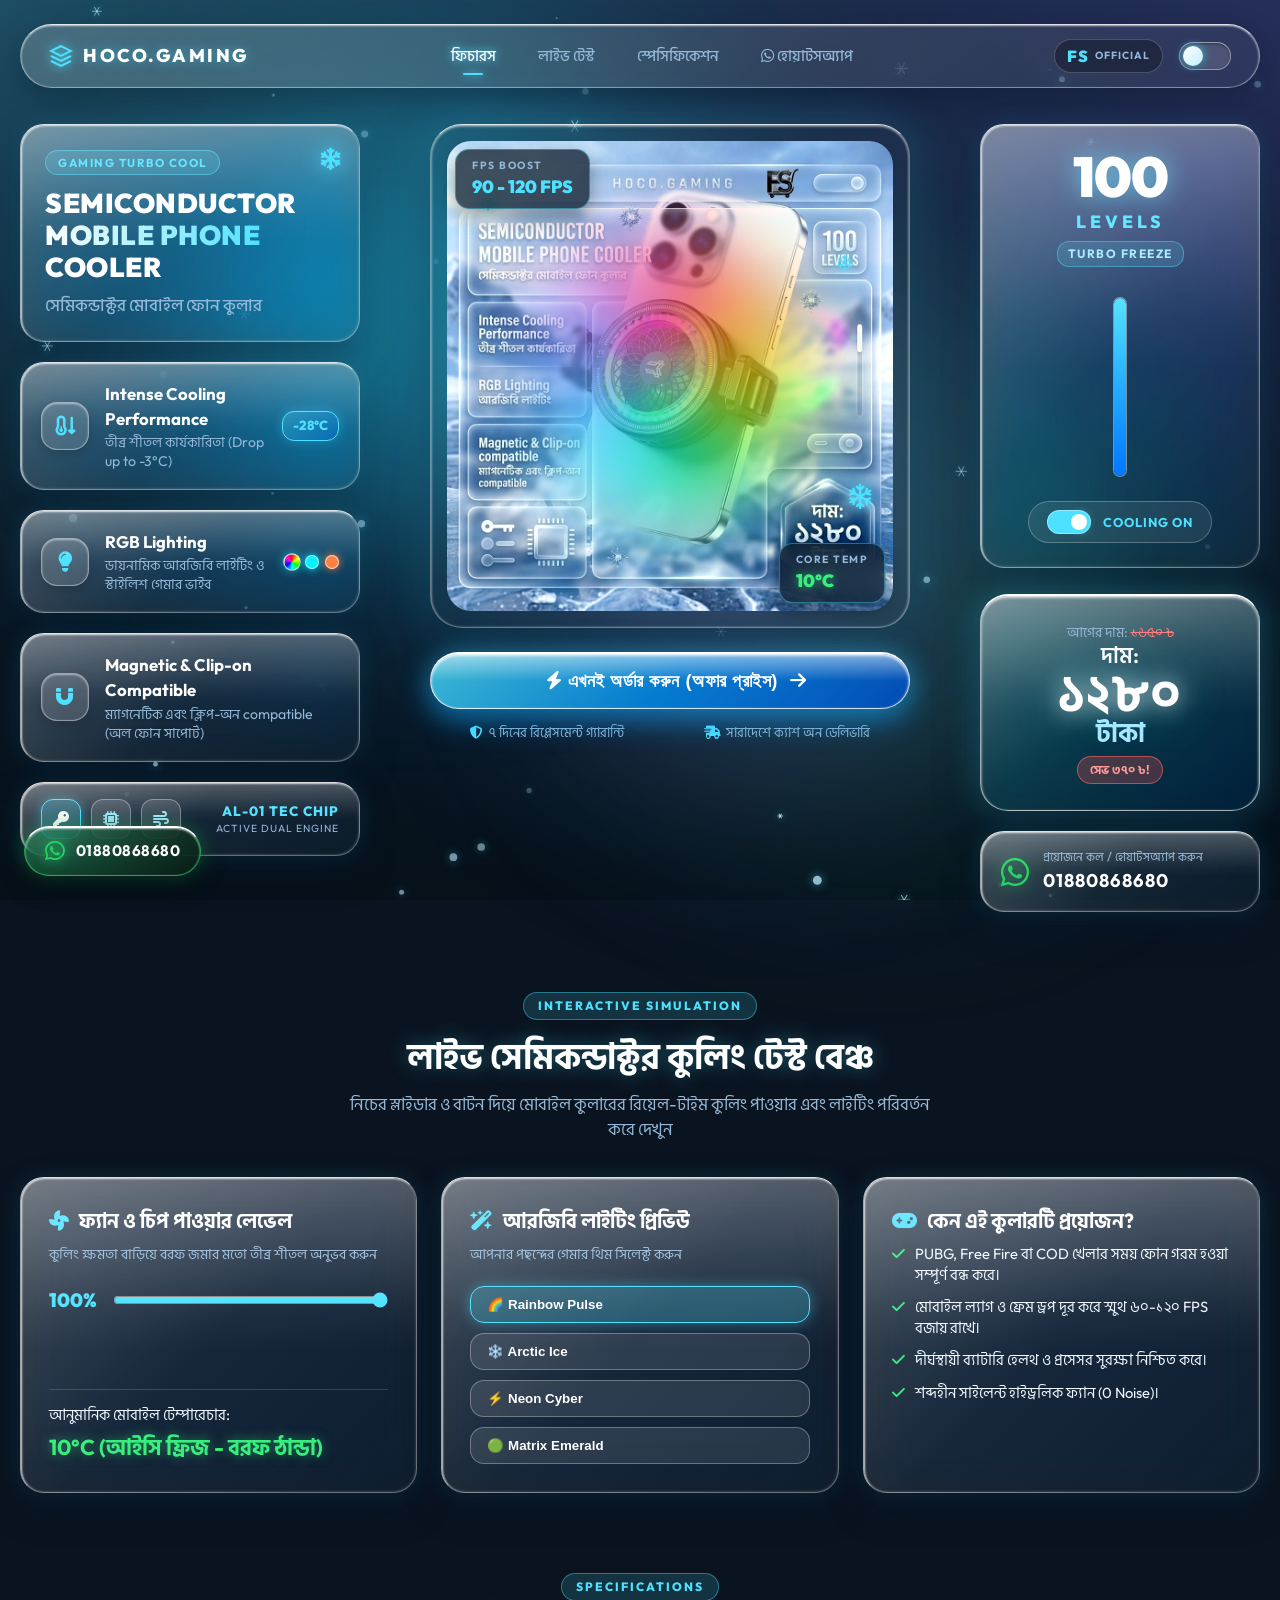
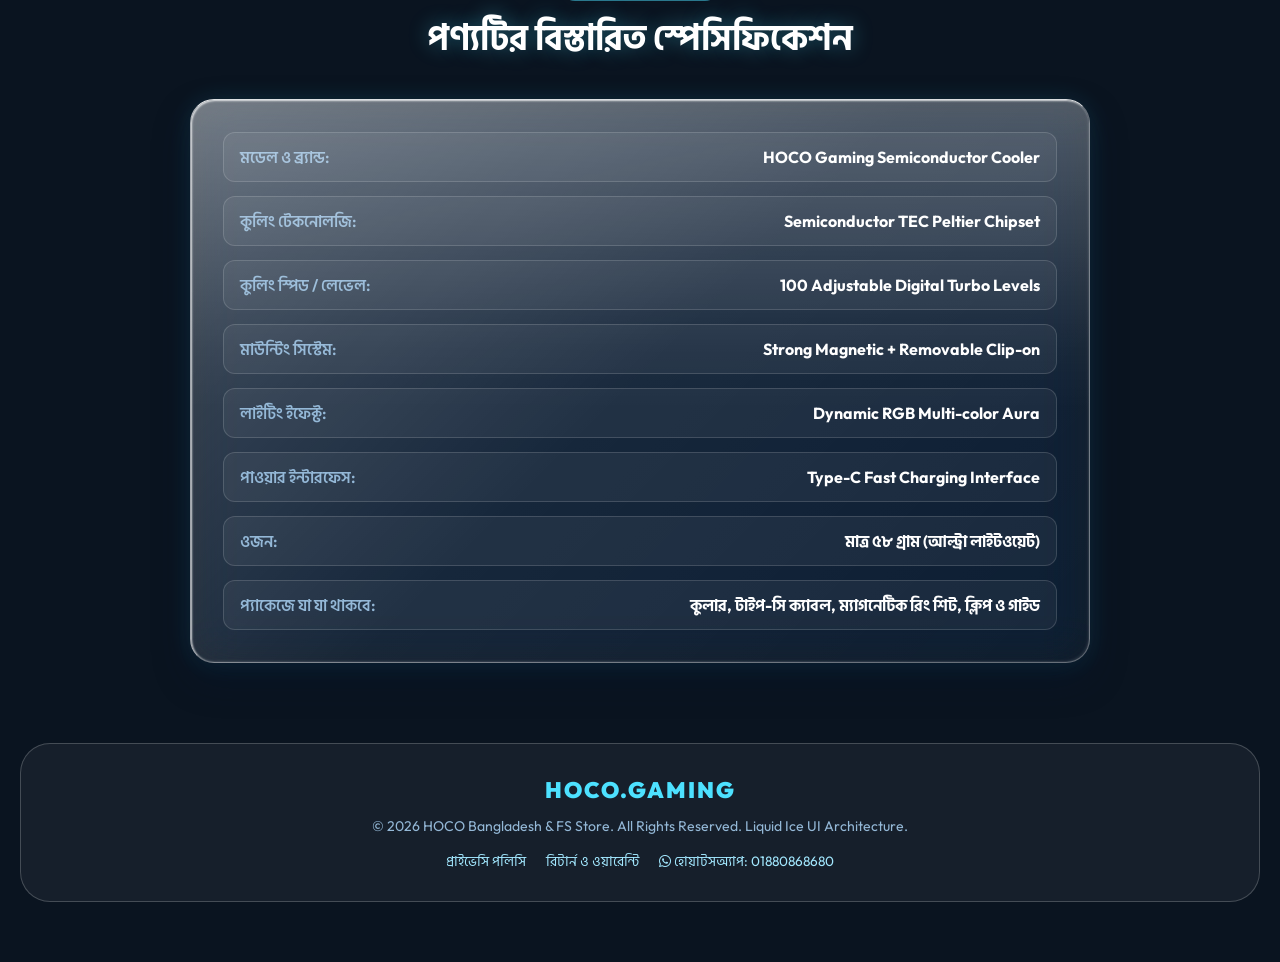
<file: index.html>
<!DOCTYPE html>
<html lang="bn">
<head>
  <meta charset="UTF-8">
  <meta name="viewport" content="width=device-width, initial-scale=1.0">
  <title>HOCO Semiconductor Mobile Phone Cooler | Liquid Glass Edition</title>
  <link rel="preconnect" href="https://fonts.googleapis.com">
  <link rel="preconnect" href="https://fonts.gstatic.com" crossorigin>
  <link href="https://fonts.googleapis.com/css2?family=Hind+Siliguri:wght@400;500;600;700&family=Outfit:wght@300;400;600;700;800;900&display=swap" rel="stylesheet">
  <link rel="stylesheet" href="https://cdnjs.cloudflare.com/ajax/libs/font-awesome/6.5.0/css/all.min.css">
  <link rel="stylesheet" href="styles.css">
</head>
<body>

  <!-- Ambient Animated Frozen Canvas -->
  <canvas id="frost-canvas"></canvas>

  <!-- Ambient Light Orbs for Liquid Glass Refraction -->
  <div class="ambient-glow glow-cyan"></div>
  <div class="ambient-glow glow-blue"></div>
  <div class="ambient-glow glow-purple"></div>

  <!-- Main Container -->
  <div class="site-wrapper">

    <!-- Top Navigation Bar (Liquid Glass Pill) -->
    <header class="glass-header">
      <div class="brand-left">
        <div class="brand-badge">
          <svg viewBox="0 0 24 24" width="24" height="24" stroke="currentColor" fill="none" stroke-width="2">
            <path d="M12 2L2 7l10 5 10-5-10-5zM2 17l10 5 10-5M2 12l10 5 10-5"/>
          </svg>
          <span class="brand-name">HOCO.GAMING</span>
        </div>
      </div>

      <nav class="nav-links">
        <a href="#features" class="active">ফিচারস</a>
        <a href="#cooling-demo">লাইভ টেস্ট</a>
        <a href="#specs">স্পেসিফিকেশন</a>
        <a href="https://wa.me/8801880868680?text=Hello%20HOCO%20Semiconductor%20Cooler" target="_blank"><i class="fa-brands fa-whatsapp"></i> হোয়াটসঅ্যাপ</a>
      </nav>

      <div class="brand-right">
        <div class="store-badge">
          <span class="fs-logo">FS</span>
          <span class="fs-sub">OFFICIAL</span>
        </div>
        <!-- Liquid Switch -->
        <label class="liquid-switch" title="টগল সাউন্ড / এফেক্ট">
          <input type="checkbox" id="ambient-audio-toggle">
          <span class="liquid-slider"></span>
        </label>
      </div>
    </header>

    <!-- Hero Showcase Section -->
    <main class="hero-section">
      <div class="hero-grid">
        
        <!-- Left Column: Liquid Glass Feature Cards -->
        <div class="feature-column left-column">

          <!-- Card 1: Title & Bengali Subtitle -->
          <div class="liquid-card glow-card hero-title-card" data-tilt>
            <div class="card-refraction"></div>
            <div class="card-snow-badge">
              <i class="fa-solid fa-snowflake fa-spin-pulse" style="--fa-animation-duration: 8s;"></i>
            </div>
            <span class="tag-pill">GAMING TURBO COOL</span>
            <h1 class="main-title">SEMICONDUCTOR<br><span class="highlight">MOBILE PHONE</span> COOLER</h1>
            <p class="bn-subtitle">সেমিকন্ডাক্টর মোবাইল ফোন কুলার</p>
          </div>

          <!-- Card 2: Cooling Performance -->
          <div class="liquid-card spec-card" data-tilt>
            <div class="card-refraction"></div>
            <div class="spec-icon-box">
              <i class="fa-solid fa-temperature-arrow-down"></i>
            </div>
            <div class="spec-content">
              <h3>Intense Cooling Performance</h3>
              <p class="bn-text">তীব্র শীতল কার্যকারিতা (Drop up to -3°C)</p>
            </div>
            <div class="live-temp-badge" id="temp-drop-display">-28°C</div>
          </div>

          <!-- Card 3: RGB Lighting -->
          <div class="liquid-card spec-card" data-tilt>
            <div class="card-refraction"></div>
            <div class="spec-icon-box rgb-animated-border">
              <i class="fa-solid fa-lightbulb"></i>
            </div>
            <div class="spec-content">
              <h3>RGB Lighting</h3>
              <p class="bn-text">ডায়নামিক আরজিবি লাইটিং ও স্টাইলিশ গেমার ভাইব</p>
            </div>
            <div class="rgb-color-dots">
              <span class="dot active" data-color="rainbow" title="Rainbow Mode"></span>
              <span class="dot" data-color="ice" title="Ice Blue"></span>
              <span class="dot" data-color="fire" title="Cyber Orange"></span>
            </div>
          </div>

          <!-- Card 4: Compatibility -->
          <div class="liquid-card spec-card" data-tilt>
            <div class="card-refraction"></div>
            <div class="spec-icon-box">
              <i class="fa-solid fa-magnet"></i>
            </div>
            <div class="spec-content">
              <h3>Magnetic &amp; Clip-on Compatible</h3>
              <p class="bn-text">ম্যাগনেটিক এবং ক্লিপ-অন compatible (অল ফোন সাপোর্ট)</p>
            </div>
          </div>

          <!-- Bottom Control Bar (Specs Pills) -->
          <div class="liquid-card info-tray-card" data-tilt>
            <div class="card-refraction"></div>
            <div class="mini-control-group">
              <div class="ctrl-icon-btn active" title="Instant Key Launch">
                <i class="fa-solid fa-key"></i>
              </div>
              <div class="ctrl-icon-btn" title="AI Semiconductor Chipset">
                <i class="fa-solid fa-microchip"></i>
              </div>
              <div class="ctrl-icon-btn" title="Frost Mist Turbo Mode">
                <i class="fa-solid fa-wind"></i>
              </div>
            </div>
            <div class="chip-status-text">
              <span>AL-01 TEC CHIP</span>
              <small>ACTIVE DUAL ENGINE</small>
            </div>
          </div>

        </div>

        <!-- Center Column: Futuristic Phone & RGB Cooler Display -->
        <div class="center-column">
          <div class="product-viewport" id="product-container">
            <!-- Glass ring around cooler -->
            <div class="hologram-ring"></div>
            <div class="hologram-ring-outer"></div>

            <!-- Frost overlay simulation -->
            <div class="frost-glass-plate" id="frost-plate">
              <div class="frost-texture"></div>
            </div>

            <!-- Cooler Phone Visual -->
            <div class="product-render-wrapper">
              <img src="product-cooler.jpg" alt="Semiconductor Mobile Phone Cooler" class="product-image" id="hero-img">

              <!-- Interactive Simulated RGB Ring Glow -->
              <div class="dynamic-rgb-aura" id="cooler-aura"></div>
              
              <!-- Floating Ice Crystals -->
              <div class="floating-ice-flake f1"><i class="fa-regular fa-snowflake"></i></div>
              <div class="floating-ice-flake f2"><i class="fa-regular fa-snowflake"></i></div>
              <div class="floating-ice-flake f3"><i class="fa-regular fa-snowflake"></i></div>

              <!-- Quick Live Stats HUD -->
              <div class="product-hud hud-top">
                <span class="hud-label">FPS BOOST</span>
                <span class="hud-val">90 - 120 FPS</span>
              </div>
              <div class="product-hud hud-bottom">
                <span class="hud-label">CORE TEMP</span>
                <span class="hud-val live-sensor" id="sensor-temp">12°C</span>
              </div>
            </div>

            <!-- Interactive Action Bar Under Product -->
            <div class="action-cta-container">
              <button class="liquid-btn buy-btn" id="open-order-modal">
                <span class="btn-glow"></span>
                <span class="btn-text">
                  <i class="fa-solid fa-bolt"></i> এখনই অর্ডার করুন (অফার প্রাইস)
                </span>
                <span class="btn-arrow"><i class="fa-solid fa-arrow-right"></i></span>
              </button>
              
              <div class="trust-pills">
                <span><i class="fa-solid fa-shield-halved"></i> ৭ দিনের রিপ্লেসমেন্ট গ্যারান্টি</span>
                <span><i class="fa-solid fa-truck-fast"></i> সারাদেশে ক্যাশ অন ডেলিভারি</span>
              </div>
            </div>
          </div>
        </div>

        <!-- Right Column: Interactive Levels & Hex Price Badge -->
        <div class="feature-column right-column">

          <!-- 100 Levels Cooling Control -->
          <div class="liquid-card levels-card" data-tilt>
            <div class="card-refraction"></div>
            <div class="levels-header">
              <div class="level-big-num" id="level-display">100</div>
              <div class="level-sub-title">LEVELS</div>
              <div class="level-mode-badge" id="level-mode-text">TURBO FREEZE</div>
            </div>

            <!-- Vertical Interactive Glass Slider -->
            <div class="vertical-slider-wrapper">
              <div class="vertical-slider-track">
                <div class="vertical-slider-fill" id="slider-fill"></div>
                <div class="slider-tick t1">Max</div>
                <div class="slider-tick t2">Cold</div>
                <div class="slider-tick t3">Eco</div>
              </div>
              <input type="range" min="10" max="100" value="100" orient="vertical" id="cooling-level-range" class="vertical-range-input">
            </div>

            <!-- Liquid Glass Toggle Switch -->
            <div class="cooling-toggle-box">
              <label class="liquid-switch-round">
                <input type="checkbox" id="cooler-power-switch" checked>
                <span class="liquid-slider-round"></span>
              </label>
              <span class="toggle-status" id="power-status-label">COOLING ON</span>
            </div>
          </div>

          <!-- Hexagonal Liquid Glass Price Tag -->
          <div class="hex-price-container" data-tilt>
            <div class="liquid-card hex-glass-card">
              <div class="card-refraction"></div>
              <div class="hex-inner-content">
                <span class="old-price">আগের দাম: <del>১৬৫০ ৳</del></span>
                <span class="price-label">দাম:</span>
                <span class="price-amount">১২৮০</span>
                <span class="price-currency">টাকা</span>
                <div class="save-badge">সেভ ৩৭০ ৳!</div>
              </div>
            </div>
          </div>

          <!-- Quick Support / Contact Glass Pill -->
          <a href="https://wa.me/8801880868680?text=Hello%20HOCO%20Semiconductor%20Cooler%20Order" target="_blank" rel="noopener noreferrer" class="liquid-card contact-pill-card contact-link-pill" data-tilt>
            <div class="card-refraction"></div>
            <div class="hotline-flex">
              <i class="fa-brands fa-whatsapp whatsapp-icon"></i>
              <div>
                <small>প্রয়োজনে কল / হোয়াটসঅ্যাপ করুন</small>
                <strong>01880868680</strong>
              </div>
            </div>
          </a>

        </div>

      </div>
    </main>

    <!-- Live Interactive Test Playground Section -->
    <section class="test-bench-section" id="cooling-demo">
      <div class="section-title-wrap">
        <span class="glass-mini-tag">INTERACTIVE SIMULATION</span>
        <h2>লাইভ সেমিকন্ডাক্টর কুলিং টেস্ট বেঞ্চ</h2>
        <p>নিচের স্লাইডার ও বাটন দিয়ে মোবাইল কুলারের রিয়েল-টাইম কুলিং পাওয়ার এবং লাইটিং পরিবর্তন করে দেখুন</p>
      </div>

      <div class="test-bench-grid">
        <!-- Control 1 -->
        <div class="liquid-card bench-card">
          <div class="card-refraction"></div>
          <h4><i class="fa-solid fa-fan"></i> ফ্যান ও চিপ পাওয়ার লেভেল</h4>
          <p>কুলিং ক্ষমতা বাড়িয়ে বরফ জমার মতো তীব্র শীতল অনুভব করুন</p>
          <div class="bench-slider-row">
            <span id="bench-level-val">100%</span>
            <input type="range" id="bench-speed-slider" min="10" max="100" value="100">
          </div>
          <div class="temp-readout-row">
            <span>আনুমানিক মোবাইল টেম্পারেচার:</span>
            <strong class="cold-temp-text" id="bench-temp-val">12°C (আইসি ফ্রিজ)</strong>
          </div>
        </div>

        <!-- Control 2 -->
        <div class="liquid-card bench-card">
          <div class="card-refraction"></div>
          <h4><i class="fa-solid fa-wand-magic-sparkles"></i> আরজিবি লাইটিং প্রিভিউ</h4>
          <p>আপনার পছন্দের গেমার থিম সিলেক্ট করুন</p>
          <div class="rgb-preset-buttons">
            <button class="glass-chip-btn active" data-preset="rainbow">🌈 Rainbow Pulse</button>
            <button class="glass-chip-btn" data-preset="cyan">❄️ Arctic Ice</button>
            <button class="glass-chip-btn" data-preset="purple">⚡ Neon Cyber</button>
            <button class="glass-chip-btn" data-preset="emerald">🟢 Matrix Emerald</button>
          </div>
        </div>

        <!-- Control 3 -->
        <div class="liquid-card bench-card">
          <div class="card-refraction"></div>
          <h4><i class="fa-solid fa-gamepad"></i> কেন এই কুলারটি প্রয়োজন?</h4>
          <ul class="glass-check-list">
            <li><i class="fa-solid fa-check"></i> PUBG, Free Fire বা COD খেলার সময় ফোন গরম হওয়া সম্পূর্ণ বন্ধ করে।</li>
            <li><i class="fa-solid fa-check"></i> মোবাইল ল্যাগ ও ফ্রেম ড্রপ দূর করে স্মুথ ৬০-১২০ FPS বজায় রাখে।</li>
            <li><i class="fa-solid fa-check"></i> দীর্ঘস্থায়ী ব্যাটারি হেলথ ও প্রসেসর সুরক্ষা নিশ্চিত করে।</li>
            <li><i class="fa-solid fa-check"></i> শব্দহীন সাইলেন্ট হাইড্রলিক ফ্যান (0 Noise)।</li>
          </ul>
        </div>
      </div>
    </section>

    <!-- Specifications Table in Frosted Glass -->
    <section class="specs-section" id="specs">
      <div class="section-title-wrap">
        <span class="glass-mini-tag">SPECIFICATIONS</span>
        <h2>পণ্যটির বিস্তারিত স্পেসিফিকেশন</h2>
      </div>

      <div class="liquid-card specs-table-card">
        <div class="card-refraction"></div>
        <div class="specs-table-grid">
          <div class="spec-row">
            <span class="spec-label">মডেল ও ব্র্যান্ড:</span>
            <span class="spec-value">HOCO Gaming Semiconductor Cooler</span>
          </div>
          <div class="spec-row">
            <span class="spec-label">কুলিং টেকনোলজি:</span>
            <span class="spec-value">Semiconductor TEC Peltier Chipset</span>
          </div>
          <div class="spec-row">
            <span class="spec-label">কুলিং স্পিড / লেভেল:</span>
            <span class="spec-value">100 Adjustable Digital Turbo Levels</span>
          </div>
          <div class="spec-row">
            <span class="spec-label">মাউন্টিং সিস্টেম:</span>
            <span class="spec-value">Strong Magnetic + Removable Clip-on</span>
          </div>
          <div class="spec-row">
            <span class="spec-label">লাইটিং ইফেক্ট:</span>
            <span class="spec-value">Dynamic RGB Multi-color Aura</span>
          </div>
          <div class="spec-row">
            <span class="spec-label">পাওয়ার ইন্টারফেস:</span>
            <span class="spec-value">Type-C Fast Charging Interface</span>
          </div>
          <div class="spec-row">
            <span class="spec-label">ওজন:</span>
            <span class="spec-value">মাত্র ৫৮ গ্রাম (আল্ট্রা লাইটওয়েট)</span>
          </div>
          <div class="spec-row">
            <span class="spec-label">প্যাকেজে যা যা থাকবে:</span>
            <span class="spec-value">কুলার, টাইপ-সি ক্যাবল, ম্যাগনেটিক রিং শিট, ক্লিপ ও গাইড</span>
          </div>
        </div>
      </div>
    </section>

    <!-- Footer -->
    <footer class="glass-footer">
      <div class="footer-content">
        <div class="footer-logo">HOCO.GAMING</div>
        <p>© 2026 HOCO Bangladesh & FS Store. All Rights Reserved. Liquid Ice UI Architecture.</p>
        <div class="footer-links">
          <a href="#">প্রাইভেসি পলিসি</a>
          <a href="#">রিটার্ন ও ওয়ারেন্টি</a>
          <a href="https://wa.me/8801880868680?text=Hello%20HOCO%20Semiconductor%20Cooler" target="_blank"><i class="fa-brands fa-whatsapp"></i> হোয়াটসঅ্যাপ: 01880868680</a>
        </div>
      </div>
    </footer>

  </div>

  <!-- Liquid Glass Order Modal Drawer -->
  <div class="modal-overlay" id="order-modal">
    <div class="liquid-card order-modal-content">
      <div class="card-refraction"></div>
      <button class="modal-close-btn" id="close-modal">&times;</button>
      
      <div class="modal-header">
        <span class="glass-mini-tag">CASH ON DELIVERY</span>
        <h3>অর্ডার কনফার্ম করুন</h3>
        <p>পণ্য হাতে পেয়ে চেক করে সম্পূর্ণ মূল্য পরিশোধ করুন</p>
      </div>

      <div class="order-summary-box">
        <div class="summary-thumb">
          <img src="product-cooler.jpg" alt="Cooler">
        </div>
        <div class="summary-details">
          <strong>HOCO Semiconductor Phone Cooler</strong>
          <span class="order-color-text">RGB Edition • 100 Levels Turbo</span>
          <div class="summary-pricing">
            <span class="sum-price">১২৮০ ৳</span>
            <span class="delivery-badge">+ ৬০ ৳ ডেলিভারি চার্জ</span>
          </div>
        </div>
      </div>

      <form id="checkout-form" class="checkout-form">
        <div class="form-group">
          <label for="cust-name">আপনার সম্পূর্ণ নাম *</label>
          <input type="text" id="cust-name" required placeholder="উদা: আরিফুল ইসলাম" class="glass-input">
        </div>

        <div class="form-group">
          <label for="cust-phone">সচল মোবাইল নাম্বার *</label>
          <input type="tel" id="cust-phone" required placeholder="উদা: 017XXXXXXXX" class="glass-input">
        </div>

        <div class="form-group">
          <label for="cust-city">আপনার জেলা / শহর *</label>
          <select id="cust-city" class="glass-input" required>
            <option value="dhaka">ঢাকার ভিতরে (৬০ টাকা)</option>
            <option value="outside">ঢাকার বাইরে (১২০ টাকা)</option>
          </select>
        </div>

        <div class="form-group">
          <label for="cust-address">সম্পূর্ণ ডেলিভারি ঠিকানা *</label>
          <textarea id="cust-address" rows="2" required placeholder="বাড়ি নং, রোড নং, এলাকা/উপজেলা, জেলা" class="glass-input"></textarea>
        </div>

        <div class="total-row">
          <span>সর্বমোট প্রদেয় টাকা:</span>
          <strong id="final-total">১৩৪০ ৳</strong>
        </div>

        <button type="submit" class="liquid-btn confirm-order-btn">
          <span class="btn-glow"></span>
          <span class="btn-text"><i class="fa-solid fa-circle-check"></i> অর্ডারটি নিশ্চিত করুন</span>
        </button>
      </form>
    </div>
  </div>

  <!-- Order Success Notification Toast -->
  <div class="toast-notification" id="order-toast">
    <div class="toast-card liquid-card">
      <i class="fa-solid fa-circle-check toast-icon"></i>
      <div>
        <h4>অর্ডার সফল হয়েছে!</h4>
        <p>আপনার অর্ডার তথ্য আমাদের হোয়াটসঅ্যাপে পাঠানো হচ্ছে...</p>
        <a href="#" id="toast-wa-btn" target="_blank" class="toast-wa-link">
          <i class="fa-brands fa-whatsapp"></i> হোয়াটসঅ্যাপ ওপেন করুন
        </a>
      </div>
    </div>
  </div>

  <!-- Floating Liquid Glass WhatsApp Button -->
  <a href="https://wa.me/8801880868680?text=Hello%20HOCO%20Semiconductor%20Cooler" target="_blank" rel="noopener noreferrer" class="floating-whatsapp-pill" title="WhatsApp Chat">
    <i class="fa-brands fa-whatsapp"></i>
    <span>01880868680</span>
  </a>

  <script src="app.js"></script>
</body>
</html>
</file>
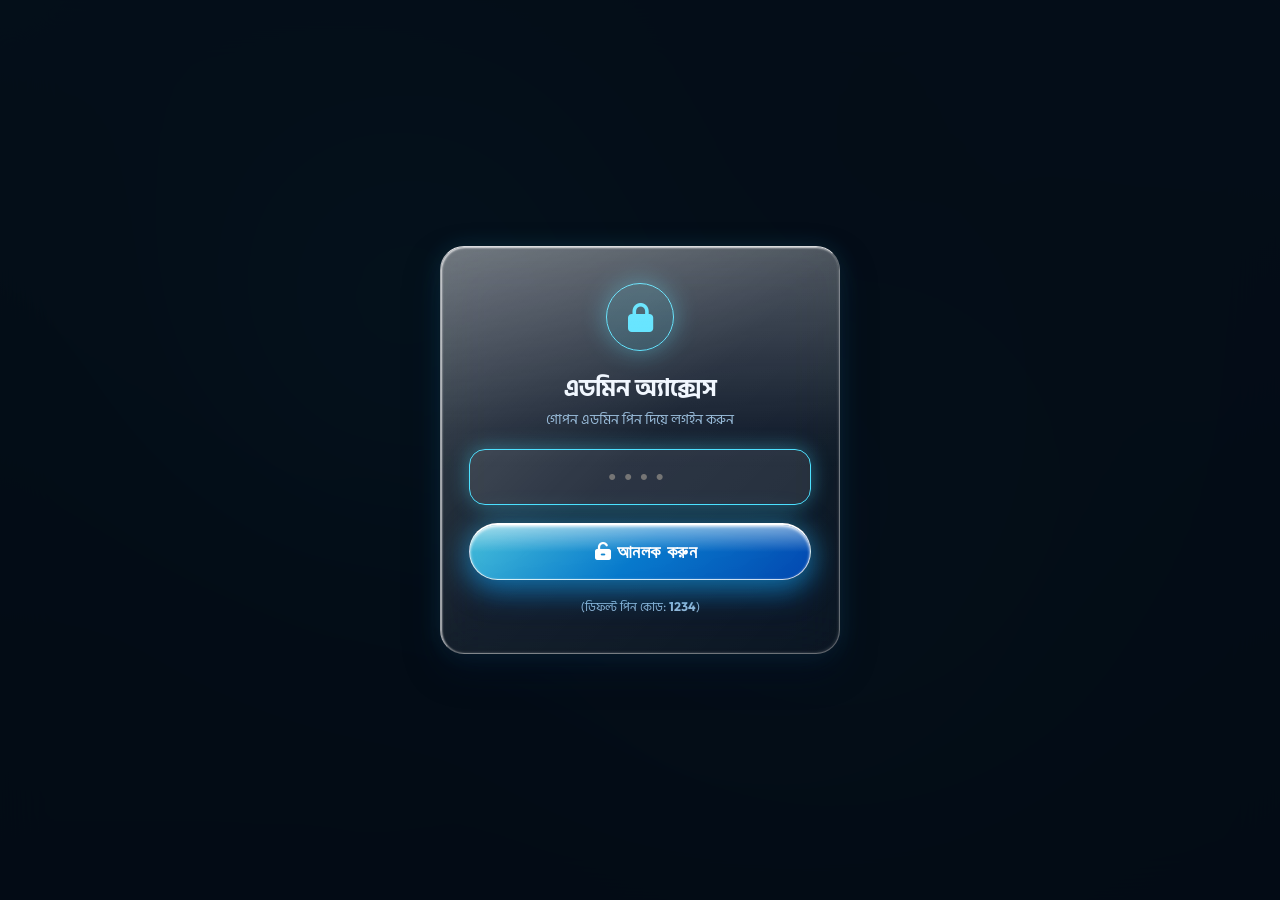
<file: admin-portal.html>
<!DOCTYPE html>
<html lang="bn">
<head>
  <meta charset="UTF-8">
  <meta name="viewport" content="width=device-width, initial-scale=1.0">
  <title>HOCO Secret Admin Control Panel</title>
  <!-- Prevent search engines from indexing the secret admin panel -->
  <meta name="robots" content="noindex, nofollow, noarchive, nosnippet">
  <link rel="preconnect" href="https://fonts.googleapis.com">
  <link rel="preconnect" href="https://fonts.gstatic.com" crossorigin>
  <link href="https://fonts.googleapis.com/css2?family=Hind+Siliguri:wght@400;500;600;700&family=Outfit:wght@300;400;600;700;800;900&display=swap" rel="stylesheet">
  <link rel="stylesheet" href="https://cdnjs.cloudflare.com/ajax/libs/font-awesome/6.5.0/css/all.min.css">
  <link rel="stylesheet" href="styles.css">
  <style>
    /* ===================================================================
       ADMIN PORTAL LIQUID GLASS SPECIFIC STYLES
       =================================================================== */
    .admin-wrapper {
      max-width: 1400px;
      margin: 0 auto;
      padding: 24px 20px 80px;
      position: relative;
      z-index: 2;
    }

    /* Admin Navigation */
    .admin-header {
      display: flex;
      align-items: center;
      justify-content: space-between;
      padding: 16px 28px;
      margin-bottom: 30px;
      border-radius: 24px;
    }

    .admin-brand {
      display: flex;
      align-items: center;
      gap: 12px;
    }

    .secret-badge {
      background: rgba(255, 80, 80, 0.2);
      border: 1px solid rgba(255, 80, 80, 0.6);
      color: #ff9999;
      font-size: 0.72rem;
      font-weight: 800;
      padding: 4px 10px;
      border-radius: 12px;
      letter-spacing: 1px;
    }

    .live-pulse {
      display: inline-block;
      width: 8px;
      height: 8px;
      background: #38ef7d;
      border-radius: 50%;
      box-shadow: 0 0 10px #38ef7d;
      animation: pulseAnim 1.5s infinite;
      margin-right: 6px;
    }

    @keyframes pulseAnim {
      0% { transform: scale(0.9); opacity: 0.7; }
      50% { transform: scale(1.3); opacity: 1; }
      100% { transform: scale(0.9); opacity: 0.7; }
    }

    .admin-actions-top {
      display: flex;
      align-items: center;
      gap: 14px;
    }

    .glass-btn-sm {
      background: rgba(255, 255, 255, 0.1);
      border: 1px solid rgba(255, 255, 255, 0.3);
      color: #fff;
      padding: 8px 16px;
      border-radius: 14px;
      font-size: 0.88rem;
      font-weight: 600;
      text-decoration: none;
      cursor: pointer;
      display: inline-flex;
      align-items: center;
      gap: 8px;
      transition: all 0.2s;
    }

    .glass-btn-sm:hover {
      background: rgba(77, 225, 255, 0.25);
      border-color: var(--cyan-frost);
      box-shadow: 0 0 15px rgba(77, 225, 255, 0.3);
    }

    .logout-btn:hover {
      background: rgba(255, 80, 80, 0.3);
      border-color: #ff6b6b;
      box-shadow: 0 0 15px rgba(255, 80, 80, 0.4);
    }

    /* Stats Grid */
    .admin-stats-grid {
      display: grid;
      grid-template-columns: repeat(4, 1fr);
      gap: 20px;
      margin-bottom: 30px;
    }

    .stat-card {
      padding: 22px;
      display: flex;
      align-items: center;
      gap: 18px;
    }

    .stat-icon {
      width: 54px;
      height: 54px;
      border-radius: 18px;
      display: flex;
      align-items: center;
      justify-content: center;
      font-size: 1.5rem;
      background: rgba(255, 255, 255, 0.12);
      border: 1px solid rgba(255, 255, 255, 0.3);
      box-shadow: inset 0 1px 2px rgba(255,255,255,0.4);
    }

    .stat-blue .stat-icon { color: var(--cyan-frost); }
    .stat-yellow .stat-icon { color: #ffd166; }
    .stat-green .stat-icon { color: #06d6a0; }
    .stat-purple .stat-icon { color: #c084fc; }

    .stat-info small {
      display: block;
      color: var(--text-muted);
      font-size: 0.82rem;
      font-weight: 600;
      letter-spacing: 0.5px;
      margin-bottom: 2px;
    }

    .stat-info strong {
      font-size: 1.8rem;
      font-weight: 900;
      color: #fff;
      line-height: 1;
    }

    /* Controls Bar: Search & Filters */
    .admin-controls-card {
      padding: 18px 24px;
      margin-bottom: 24px;
      display: flex;
      align-items: center;
      justify-content: space-between;
      gap: 16px;
      flex-wrap: wrap;
    }

    .search-box-wrap {
      flex: 1;
      min-width: 280px;
      position: relative;
    }

    .search-box-wrap i {
      position: absolute;
      left: 16px;
      top: 50%;
      transform: translateY(-50%);
      color: var(--text-muted);
    }

    .admin-search-input {
      width: 100%;
      padding: 12px 16px 12px 44px;
      background: rgba(255, 255, 255, 0.08);
      border: 1px solid rgba(255, 255, 255, 0.25);
      border-radius: 14px;
      color: #fff;
      font-size: 0.95rem;
      outline: none;
      transition: all 0.2s;
    }

    .admin-search-input:focus {
      border-color: var(--cyan-frost);
      background: rgba(255, 255, 255, 0.14);
      box-shadow: 0 0 15px rgba(77, 225, 255, 0.3);
    }

    .filter-pills {
      display: flex;
      gap: 8px;
    }

    .filter-btn {
      background: rgba(255, 255, 255, 0.08);
      border: 1px solid rgba(255, 255, 255, 0.2);
      color: var(--text-muted);
      padding: 8px 14px;
      border-radius: 12px;
      font-size: 0.85rem;
      font-weight: 600;
      cursor: pointer;
      transition: all 0.2s;
    }

    .filter-btn:hover, .filter-btn.active {
      background: rgba(77, 225, 255, 0.25);
      border-color: var(--cyan-frost);
      color: #fff;
      box-shadow: 0 0 12px rgba(77, 225, 255, 0.3);
    }

    .control-actions-right {
      display: flex;
      gap: 10px;
    }

    /* Orders Container */
    .orders-card {
      padding: 24px;
      overflow-x: auto;
    }

    .orders-table {
      width: 100%;
      border-collapse: separate;
      border-spacing: 0 10px;
    }

    .orders-table th {
      text-align: left;
      padding: 12px 16px;
      color: var(--text-muted);
      font-size: 0.82rem;
      font-weight: 700;
      letter-spacing: 1px;
      text-transform: uppercase;
      border-bottom: 1px solid rgba(255, 255, 255, 0.15);
    }

    .orders-table tbody tr {
      background: rgba(255, 255, 255, 0.05);
      border-radius: 14px;
      transition: background 0.2s;
    }

    .orders-table tbody tr:hover {
      background: rgba(255, 255, 255, 0.1);
    }

    .orders-table td {
      padding: 16px;
      font-size: 0.92rem;
      color: #fff;
      vertical-align: middle;
      border-top: 1px solid rgba(255, 255, 255, 0.08);
      border-bottom: 1px solid rgba(255, 255, 255, 0.08);
    }

    .orders-table td:first-child {
      border-left: 1px solid rgba(255, 255, 255, 0.08);
      border-top-left-radius: 14px;
      border-bottom-left-radius: 14px;
    }

    .orders-table td:last-child {
      border-right: 1px solid rgba(255, 255, 255, 0.08);
      border-top-right-radius: 14px;
      border-bottom-right-radius: 14px;
    }

    .order-id-badge {
      font-weight: 800;
      color: var(--cyan-frost);
      font-family: monospace;
      font-size: 0.95rem;
    }

    .order-date-text {
      font-size: 0.78rem;
      color: var(--text-muted);
      display: block;
      margin-top: 2px;
    }

    .customer-info strong {
      display: block;
      font-size: 1rem;
      color: #fff;
    }

    .customer-phone {
      font-size: 0.85rem;
      color: var(--cyan-frost);
      display: inline-flex;
      align-items: center;
      gap: 6px;
      margin-top: 3px;
    }

    .address-cell {
      max-width: 240px;
      line-height: 1.35;
    }

    .city-badge {
      display: inline-block;
      font-size: 0.72rem;
      padding: 2px 8px;
      border-radius: 8px;
      background: rgba(77, 225, 255, 0.15);
      border: 1px solid rgba(77, 225, 255, 0.3);
      color: var(--ice-blue);
      margin-bottom: 4px;
    }

    .order-amount-text {
      font-size: 1.15rem;
      font-weight: 800;
      color: #38ef7d;
      white-space: nowrap;
    }

    /* Status Dropdown */
    .status-select {
      background: rgba(0, 0, 0, 0.4);
      border: 1px solid rgba(255, 255, 255, 0.3);
      color: #fff;
      padding: 6px 12px;
      border-radius: 10px;
      font-size: 0.85rem;
      font-weight: 600;
      cursor: pointer;
      outline: none;
    }

    .status-select option {
      background: #0d1e2e;
      color: #fff;
    }

    .status-badge {
      padding: 4px 10px;
      border-radius: 10px;
      font-size: 0.8rem;
      font-weight: 700;
      display: inline-block;
    }

    .status-Pending { background: rgba(255, 209, 102, 0.2); color: #ffd166; border: 1px solid #ffd166; }
    .status-Confirmed { background: rgba(77, 225, 255, 0.2); color: var(--cyan-frost); border: 1px solid var(--cyan-frost); }
    .status-Shipped { background: rgba(6, 214, 160, 0.2); color: #06d6a0; border: 1px solid #06d6a0; }
    .status-Cancelled { background: rgba(255, 80, 80, 0.2); color: #ff8080; border: 1px solid #ff8080; }

    /* Action Buttons in Row */
    .action-btn-group {
      display: flex;
      align-items: center;
      gap: 8px;
    }

    .row-btn {
      width: 34px;
      height: 34px;
      border-radius: 10px;
      background: rgba(255, 255, 255, 0.1);
      border: 1px solid rgba(255, 255, 255, 0.25);
      color: #fff;
      display: flex;
      align-items: center;
      justify-content: center;
      cursor: pointer;
      text-decoration: none;
      transition: all 0.2s;
    }

    .row-btn-wa:hover {
      background: rgba(37, 211, 102, 0.3);
      border-color: #25d366;
      color: #25d366;
      box-shadow: 0 0 10px rgba(37, 211, 102, 0.5);
    }

    .row-btn-call:hover {
      background: rgba(77, 225, 255, 0.3);
      border-color: var(--cyan-frost);
      color: var(--cyan-frost);
      box-shadow: 0 0 10px rgba(77, 225, 255, 0.5);
    }

    .row-btn-del:hover {
      background: rgba(255, 80, 80, 0.3);
      border-color: #ff6b6b;
      color: #ff6b6b;
      box-shadow: 0 0 10px rgba(255, 80, 80, 0.5);
    }

    /* Empty State */
    .empty-orders {
      text-align: center;
      padding: 60px 20px;
      color: var(--text-muted);
    }

    .empty-orders i {
      font-size: 3.5rem;
      margin-bottom: 16px;
      color: rgba(77, 225, 255, 0.3);
    }

    .empty-orders h3 {
      font-size: 1.3rem;
      color: #fff;
      margin-bottom: 6px;
    }

    /* PIN Lock Screen Modal */
    .pin-modal-overlay {
      position: fixed;
      top: 0; left: 0; width: 100%; height: 100%;
      background: rgba(4, 12, 22, 0.95);
      backdrop-filter: blur(25px);
      -webkit-backdrop-filter: blur(25px);
      display: flex;
      align-items: center;
      justify-content: center;
      z-index: 9999;
    }

    .pin-box {
      max-width: 400px;
      width: 90%;
      padding: 36px 28px;
      text-align: center;
    }

    .pin-icon-wrap {
      width: 68px;
      height: 68px;
      border-radius: 50%;
      background: rgba(77, 225, 255, 0.15);
      border: 1.5px solid var(--cyan-frost);
      display: flex;
      align-items: center;
      justify-content: center;
      font-size: 1.8rem;
      color: var(--cyan-frost);
      margin: 0 auto 18px;
      box-shadow: 0 0 25px rgba(77, 225, 255, 0.4);
    }

    .pin-input {
      width: 100%;
      padding: 14px 20px;
      font-size: 1.4rem;
      text-align: center;
      letter-spacing: 8px;
      background: rgba(255, 255, 255, 0.1);
      border: 1.5px solid rgba(255, 255, 255, 0.35);
      border-radius: 16px;
      color: #fff;
      outline: none;
      margin: 18px 0;
      transition: all 0.2s;
    }

    .pin-input:focus {
      border-color: var(--cyan-frost);
      box-shadow: 0 0 20px rgba(77, 225, 255, 0.4);
    }

    .pin-error {
      color: #ff7e7e;
      font-size: 0.85rem;
      display: none;
      margin-bottom: 12px;
    }

    @media (max-width: 960px) {
      .admin-stats-grid {
        grid-template-columns: repeat(2, 1fr);
      }
    }

    @media (max-width: 600px) {
      .admin-stats-grid {
        grid-template-columns: 1fr;
      }
      .admin-header {
        flex-direction: column;
        gap: 14px;
        align-items: flex-start;
      }
      .admin-controls-card {
        flex-direction: column;
        align-items: stretch;
      }
    }
  </style>
</head>
<body>

  <!-- Background Orbs -->
  <div class="ambient-glow glow-cyan"></div>
  <div class="ambient-glow glow-blue"></div>
  <div class="ambient-glow glow-purple"></div>

  <!-- PIN Protection Lock Modal -->
  <div class="pin-modal-overlay" id="pin-overlay">
    <div class="liquid-card pin-box">
      <div class="card-refraction"></div>
      <div class="pin-icon-wrap">
        <i class="fa-solid fa-lock"></i>
      </div>
      <h2>এডমিন অ্যাক্সেস</h2>
      <p style="color: var(--text-muted); font-size: 0.9rem; margin-top: 4px;">
        গোপন এডমিন পিন দিয়ে লগইন করুন
      </p>
      
      <form id="pin-form">
        <input type="password" id="admin-pin-input" class="pin-input" maxlength="8" placeholder="••••" autofocus required>
        <div class="pin-error" id="pin-error-msg"><i class="fa-solid fa-triangle-exclamation"></i> ভুল পিন কোড! আবার চেষ্টা করুন।</div>
        
        <button type="submit" class="liquid-btn" style="width: 100%; justify-content: center;">
          <span class="btn-glow"></span>
          <span class="btn-text"><i class="fa-solid fa-unlock-keyhole"></i> আনলক করুন</span>
        </button>
      </form>

      <div style="margin-top: 18px; font-size: 0.78rem; color: var(--text-muted);">
        (ডিফল্ট পিন কোড: <strong>1234</strong>)
      </div>
    </div>
  </div>

  <!-- Change PIN Modal -->
  <div class="modal-overlay" id="change-pin-modal">
    <div class="liquid-card order-modal-content" style="max-width: 420px;">
      <div class="card-refraction"></div>
      <button class="modal-close-btn" id="close-pin-modal">&times;</button>
      <div class="modal-header">
        <span class="glass-mini-tag">SECURITY SETTING</span>
        <h3>পিন কোড পরিবর্তন করুন</h3>
        <p>ভবিষ্যতে এডমিন প্যানেলে লগইন করার জন্য নতুন পিন সেট করুন</p>
      </div>
      <form id="change-pin-form" class="checkout-form">
        <div class="form-group">
          <label for="old-pin">বর্তমান পিন কোড</label>
          <input type="password" id="old-pin" required class="glass-input" placeholder="বর্তমান পিন">
        </div>
        <div class="form-group">
          <label for="new-pin">নতুন পিন কোড</label>
          <input type="password" id="new-pin" required class="glass-input" placeholder="নতুন পিন (উদা: 5678)">
        </div>
        <button type="submit" class="liquid-btn" style="width: 100%; justify-content: center; margin-top: 10px;">
          <span class="btn-glow"></span>
          <span class="btn-text">পিন সংরক্ষণ করুন</span>
        </button>
      </form>
    </div>
  </div>

  <!-- Main Admin Dashboard Content (Hidden until PIN is verified) -->
  <div class="admin-wrapper" id="admin-content" style="display: none;">

    <!-- Top Admin Header -->
    <header class="liquid-card admin-header">
      <div class="card-refraction"></div>
      <div class="admin-brand">
        <div class="brand-badge">
          <i class="fa-solid fa-shield-halved" style="color: var(--cyan-frost);"></i>
          <span>HOCO ADMIN</span>
        </div>
        <span class="secret-badge"><span class="live-pulse"></span>লাইভ ড্যাশবোর্ড</span>
      </div>

      <div class="admin-actions-top">
        <a href="index.html" class="glass-btn-sm" title="ওয়েবসাইটে ফেরত যান">
          <i class="fa-solid fa-arrow-left"></i> ওয়েবসাইটে ফিরে যান
        </a>
        <button class="glass-btn-sm" id="open-change-pin-btn" title="পিন পরিবর্তন">
          <i class="fa-solid fa-key"></i> পিন চেঞ্জ
        </button>
        <button class="glass-btn-sm logout-btn" id="admin-logout-btn" title="লগআউট">
          <i class="fa-solid fa-arrow-right-from-bracket"></i> লগআউট
        </button>
      </div>
    </header>

    <!-- Stats Summary Cards -->
    <section class="admin-stats-grid">
      <div class="liquid-card stat-card stat-blue">
        <div class="card-refraction"></div>
        <div class="stat-icon"><i class="fa-solid fa-box-archive"></i></div>
        <div class="stat-info">
          <small>সর্বমোট অর্ডার</small>
          <strong id="stat-total-orders">0</strong>
        </div>
      </div>

      <div class="liquid-card stat-card stat-yellow">
        <div class="card-refraction"></div>
        <div class="stat-icon"><i class="fa-solid fa-clock-rotate-left"></i></div>
        <div class="stat-info">
          <small>অপেক্ষমান (PENDING)</small>
          <strong id="stat-pending-orders">0</strong>
        </div>
      </div>

      <div class="liquid-card stat-card stat-green">
        <div class="card-refraction"></div>
        <div class="stat-icon"><i class="fa-solid fa-circle-check"></i></div>
        <div class="stat-info">
          <small>কনফার্মড / ডেলিভারড</small>
          <strong id="stat-confirmed-orders">0</strong>
        </div>
      </div>

      <div class="liquid-card stat-card stat-purple">
        <div class="card-refraction"></div>
        <div class="stat-icon"><i class="fa-solid fa-money-bill-wave"></i></div>
        <div class="stat-info">
          <small>সর্বমোট রেভিনিউ / সেলস</small>
          <strong id="stat-total-revenue">০ ৳</strong>
        </div>
      </div>
    </section>

    <!-- Controls Bar (Search, Status Filter, CSV Export) -->
    <section class="liquid-card admin-controls-card">
      <div class="card-refraction"></div>
      
      <div class="search-box-wrap">
        <i class="fa-solid fa-magnifying-glass"></i>
        <input type="text" id="order-search-input" class="admin-search-input" placeholder="কাস্টমারের নাম, ফোন নাম্বার বা অর্ডার আইডি দিয়ে খুঁজুন...">
      </div>

      <div class="filter-pills">
        <button class="filter-btn active" data-filter="all">সবগুলো (<span id="count-all">0</span>)</button>
        <button class="filter-btn" data-filter="Pending">অপেক্ষমান (<span id="count-pending">0</span>)</button>
        <button class="filter-btn" data-filter="Confirmed">কনফার্মড (<span id="count-confirmed">0</span>)</button>
        <button class="filter-btn" data-filter="Shipped">ডেলিভারড (<span id="count-shipped">0</span>)</button>
        <button class="filter-btn" data-filter="Cancelled">বাতিল (<span id="count-cancelled">0</span>)</button>
      </div>

      <div class="control-actions-right">
        <button class="glass-btn-sm" id="export-csv-btn" title="Excel / CSV ডাউনলোড করুন">
          <i class="fa-solid fa-file-excel"></i> এক্সপোর্ট CSV
        </button>
        <button class="glass-btn-sm" id="add-sample-btn" title="টেস্টিং স্যাম্পল অর্ডার যোগ করুন">
          <i class="fa-solid fa-plus"></i> ডেমো টেস্ট
        </button>
        <button class="glass-btn-sm logout-btn" id="clear-all-orders-btn" title="সব অর্ডার মুছুন">
          <i class="fa-solid fa-trash-can"></i> অল ক্লিয়ার
        </button>
      </div>
    </section>

    <!-- Orders Table Card -->
    <section class="liquid-card orders-card">
      <div class="card-refraction"></div>
      
      <div id="table-container">
        <table class="orders-table">
          <thead>
            <tr>
              <th>অর্ডার আইডি ও তারিখ</th>
              <th>কাস্টমার বিবরণ</th>
              <th>ডেলিভারি ঠিকানা ও এলাকা</th>
              <th>প্রোডাক্ট ও মূল্য</th>
              <th>স্ট্যাটাস</th>
              <th>অ্যাকশন</th>
            </tr>
          </thead>
          <tbody id="orders-table-body">
            <!-- Dynamic rows will be injected here -->
          </tbody>
        </table>
      </div>

      <!-- Empty State -->
      <div class="empty-orders" id="empty-state" style="display: none;">
        <i class="fa-solid fa-box-open"></i>
        <h3>এখনও কোনো অর্ডার আসেনি!</h3>
        <p>ওয়েবসাইট থেকে কোনো কাস্টমার অর্ডার দিলে সাথে সাথে এখানে তা প্রদর্শিত হবে।</p>
      </div>

    </section>

  </div>

  <!-- Toast Notification -->
  <div class="toast-notification" id="admin-toast">
    <div class="toast-card liquid-card">
      <i class="fa-solid fa-circle-check toast-icon"></i>
      <div>
        <h4 id="toast-title">সফল হয়েছে!</h4>
        <p id="toast-desc">অপারেশনটি সফলভাবে সম্পন্ন হয়েছে।</p>
      </div>
    </div>
  </div>

  <script src="admin.js"></script>
</body>
</html>
</file>
<file: styles.css>
/* ===================================================================
   LIQUID ICE GLASSMORPHISM DESIGN SYSTEM
   Inspired by Futuristic Semiconductor Cooler Visual UI
   =================================================================== */

:root {
  --bg-dark: #0a1420;
  --bg-gradient: radial-gradient(circle at 50% 20%, #15324d 0%, #0d1e2e 45%, #060d14 100%);
  --cyan-frost: #4de1ff;
  --ice-blue: #a3e8ff;
  --ice-white: #ffffff;
  --neon-cyan: #00f2fe;
  --neon-purple: #c084fc;
  --neon-orange: #ff7e40;
  --text-main: #f0f7ff;
  --text-muted: #94b8d7;
  --glass-surface: rgba(255, 255, 255, 0.14);
  --glass-surface-subtle: rgba(255, 255, 255, 0.08);
  --glass-border: rgba(255, 255, 255, 0.45);
  --glass-border-bright: rgba(255, 255, 255, 0.85);
  --glass-blur: 24px;
  --card-radius: 24px;
  --font-family: 'Outfit', 'Hind Siliguri', -apple-system, BlinkMacSystemFont, sans-serif;
}

* {
  margin: 0;
  padding: 0;
  box-sizing: border-box;
}

html {
  scroll-behavior: smooth;
}

body {
  font-family: var(--font-family);
  background: var(--bg-dark);
  background-image: 
    radial-gradient(at 0% 0%, rgba(77, 225, 255, 0.22) 0px, transparent 50%),
    radial-gradient(at 100% 0%, rgba(138, 92, 246, 0.18) 0px, transparent 50%),
    radial-gradient(at 50% 50%, rgba(26, 75, 114, 0.3) 0px, transparent 65%),
    linear-gradient(180deg, #0f2438 0%, #06111a 100%);
  background-attachment: fixed;
  color: var(--text-main);
  min-height: 100vh;
  overflow-x: hidden;
  position: relative;
  line-height: 1.5;
}

/* Background Animated Canvas */
#frost-canvas {
  position: fixed;
  top: 0;
  left: 0;
  width: 100%;
  height: 100%;
  pointer-events: none;
  z-index: 1;
}

/* Ambient Floating Glow Blobs */
.ambient-glow {
  position: fixed;
  border-radius: 50%;
  filter: blur(120px);
  pointer-events: none;
  z-index: 0;
  opacity: 0.45;
  animation: floatOrb 14s infinite alternate ease-in-out;
}

.glow-cyan {
  width: 450px;
  height: 450px;
  background: radial-gradient(circle, #00f2fe, #4facfe);
  top: 10%;
  left: 15%;
}

.glow-blue {
  width: 550px;
  height: 550px;
  background: radial-gradient(circle, #38ef7d, #11998e);
  bottom: 10%;
  right: 10%;
  opacity: 0.2;
}

.glow-purple {
  width: 400px;
  height: 400px;
  background: radial-gradient(circle, #b176ff, #593cd9);
  top: 40%;
  right: 25%;
  opacity: 0.25;
}

@keyframes floatOrb {
  0% { transform: translate(0, 0) scale(1); }
  50% { transform: translate(30px, -25px) scale(1.08); }
  100% { transform: translate(-25px, 35px) scale(0.95); }
}

/* Wrapper */
.site-wrapper {
  position: relative;
  z-index: 2;
  max-width: 1380px;
  margin: 0 auto;
  padding: 24px 20px 60px;
}

/* ===================================================================
   LIQUID GLASS BASE COMPONENT STYLES
   =================================================================== */
.liquid-card {
  position: relative;
  background: linear-gradient(
    135deg,
    rgba(255, 255, 255, 0.26) 0%,
    rgba(255, 255, 255, 0.08) 50%,
    rgba(255, 255, 255, 0.04) 100%
  );
  backdrop-filter: blur(var(--glass-blur)) saturate(180%);
  -webkit-backdrop-filter: blur(var(--glass-blur)) saturate(180%);
  border-radius: var(--card-radius);
  border: 1px solid rgba(255, 255, 255, 0.35);
  border-top: 1.5px solid var(--glass-border-bright);
  border-left: 1.2px solid rgba(255, 255, 255, 0.6);
  box-shadow: 
    inset 1px 1px 2px rgba(255, 255, 255, 0.8),
    inset -1px -1px 3px rgba(255, 255, 255, 0.1),
    0 16px 36px rgba(0, 20, 45, 0.35),
    0 0 25px rgba(77, 225, 255, 0.12);
  transition: transform 0.3s cubic-bezier(0.2, 0.8, 0.2, 1), box-shadow 0.3s ease, border-color 0.3s ease;
  overflow: hidden;
}

/* Realistic Glass Refraction Highlight (Gloss Sheen) */
.card-refraction {
  position: absolute;
  top: 0;
  left: 0;
  right: 0;
  height: 55%;
  background: linear-gradient(
    180deg,
    rgba(255, 255, 255, 0.25) 0%,
    rgba(255, 255, 255, 0.03) 80%,
    transparent 100%
  );
  border-top-left-radius: inherit;
  border-top-right-radius: inherit;
  pointer-events: none;
  z-index: 1;
}

.liquid-card:hover {
  border-color: rgba(255, 255, 255, 0.65);
  box-shadow: 
    inset 1.5px 1.5px 3px rgba(255, 255, 255, 0.9),
    0 20px 48px rgba(0, 25, 55, 0.45),
    0 0 35px rgba(77, 225, 255, 0.3);
}

/* ===================================================================
   HEADER (LIQUID GLASS PILL)
   =================================================================== */
.glass-header {
  display: flex;
  align-items: center;
  justify-content: space-between;
  padding: 14px 28px;
  border-radius: 50px;
  background: linear-gradient(135deg, rgba(255, 255, 255, 0.2) 0%, rgba(255, 255, 255, 0.05) 100%);
  backdrop-filter: blur(20px);
  -webkit-backdrop-filter: blur(20px);
  border: 1px solid rgba(255, 255, 255, 0.4);
  border-top: 1.5px solid rgba(255, 255, 255, 0.85);
  box-shadow: 
    inset 0 1px 2px rgba(255, 255, 255, 0.7),
    0 10px 30px rgba(0, 15, 30, 0.3);
  margin-bottom: 36px;
}

.brand-badge {
  display: flex;
  align-items: center;
  gap: 10px;
  font-weight: 800;
  letter-spacing: 2.5px;
  color: var(--ice-white);
  font-size: 1.15rem;
  text-shadow: 0 0 12px rgba(77, 225, 255, 0.5);
}

.brand-badge svg {
  color: var(--cyan-frost);
  filter: drop-shadow(0 0 6px var(--cyan-frost));
}

.nav-links {
  display: flex;
  gap: 26px;
}

.nav-links a {
  color: var(--text-muted);
  text-decoration: none;
  font-size: 0.95rem;
  font-weight: 500;
  transition: all 0.25s ease;
  position: relative;
  padding: 4px 8px;
}

.nav-links a:hover, .nav-links a.active {
  color: var(--ice-white);
  text-shadow: 0 0 10px var(--cyan-frost);
}

.nav-links a.active::after {
  content: '';
  position: absolute;
  bottom: -4px;
  left: 50%;
  transform: translateX(-50%);
  width: 20px;
  height: 2.5px;
  background: var(--cyan-frost);
  border-radius: 4px;
  box-shadow: 0 0 8px var(--cyan-frost);
}

.brand-right {
  display: flex;
  align-items: center;
  gap: 16px;
}

.store-badge {
  background: rgba(0, 0, 0, 0.3);
  padding: 4px 12px;
  border-radius: 20px;
  border: 1px solid rgba(255, 255, 255, 0.2);
  display: flex;
  align-items: center;
  gap: 6px;
}

.fs-logo {
  font-weight: 900;
  font-size: 1rem;
  color: var(--cyan-frost);
  letter-spacing: 1px;
}

.fs-sub {
  font-size: 0.65rem;
  font-weight: 700;
  letter-spacing: 1px;
  color: var(--text-muted);
}

/* Liquid Pill Switch */
.liquid-switch {
  position: relative;
  display: inline-block;
  width: 52px;
  height: 28px;
  cursor: pointer;
}

.liquid-switch input {
  opacity: 0;
  width: 0;
  height: 0;
}

.liquid-slider {
  position: absolute;
  top: 0; left: 0; right: 0; bottom: 0;
  background: rgba(255, 255, 255, 0.15);
  border-radius: 34px;
  border: 1.2px solid rgba(255, 255, 255, 0.4);
  box-shadow: inset 0 1px 3px rgba(0, 0, 0, 0.4);
  transition: .3s;
}

.liquid-slider:before {
  position: absolute;
  content: "";
  height: 20px;
  width: 20px;
  left: 3px;
  bottom: 3px;
  background: linear-gradient(135deg, #ffffff, #bfeeff);
  border-radius: 50%;
  box-shadow: 0 2px 6px rgba(0,0,0,0.3), 0 0 8px var(--cyan-frost);
  transition: .3s cubic-bezier(0.18, 0.89, 0.32, 1.28);
}

.liquid-switch input:checked + .liquid-slider {
  background: rgba(77, 225, 255, 0.35);
  border-color: var(--cyan-frost);
}

.liquid-switch input:checked + .liquid-slider:before {
  transform: translateX(24px);
  background: #ffffff;
  box-shadow: 0 0 12px var(--cyan-frost);
}

/* ===================================================================
   HERO 3-COLUMN SHOWCASE LAYOUT
   =================================================================== */
.hero-grid {
  display: grid;
  grid-template-columns: 340px 1fr 280px;
  gap: 28px;
  align-items: start;
}

.feature-column {
  display: flex;
  flex-direction: column;
  gap: 20px;
  z-index: 3;
}

/* --- Left Column Cards --- */
.hero-title-card {
  padding: 24px;
}

.card-snow-badge {
  position: absolute;
  top: 18px;
  right: 18px;
  color: var(--cyan-frost);
  font-size: 1.4rem;
  filter: drop-shadow(0 0 10px var(--cyan-frost));
  z-index: 2;
}

.tag-pill {
  display: inline-block;
  background: rgba(77, 225, 255, 0.18);
  border: 1px solid rgba(77, 225, 255, 0.5);
  padding: 3px 12px;
  border-radius: 20px;
  font-size: 0.72rem;
  font-weight: 700;
  letter-spacing: 1.5px;
  color: var(--cyan-frost);
  margin-bottom: 12px;
  text-transform: uppercase;
}

.main-title {
  font-size: 1.7rem;
  font-weight: 900;
  line-height: 1.18;
  letter-spacing: 0.5px;
  color: var(--ice-white);
  text-transform: uppercase;
  margin-bottom: 8px;
}

.main-title .highlight {
  background: linear-gradient(90deg, #ffffff 0%, var(--cyan-frost) 100%);
  -webkit-background-clip: text;
  -webkit-text-fill-color: transparent;
}

.bn-subtitle {
  font-size: 1.05rem;
  color: var(--text-muted);
  font-weight: 500;
}

/* Feature Spec Cards */
.spec-card {
  padding: 18px 20px;
  display: flex;
  align-items: center;
  gap: 16px;
  position: relative;
}

.spec-icon-box {
  width: 48px;
  height: 48px;
  min-width: 48px;
  border-radius: 16px;
  background: rgba(255, 255, 255, 0.15);
  border: 1px solid rgba(255, 255, 255, 0.4);
  display: flex;
  align-items: center;
  justify-content: center;
  font-size: 1.25rem;
  color: var(--cyan-frost);
  box-shadow: inset 0 1px 2px rgba(255, 255, 255, 0.5), 0 4px 12px rgba(0,0,0,0.15);
}

.spec-content h3 {
  font-size: 1.05rem;
  font-weight: 700;
  color: var(--ice-white);
  margin-bottom: 2px;
}

.spec-content .bn-text {
  font-size: 0.88rem;
  color: var(--text-muted);
  line-height: 1.35;
}

.live-temp-badge {
  background: linear-gradient(135deg, rgba(77, 225, 255, 0.3), rgba(0, 119, 255, 0.3));
  border: 1px solid var(--cyan-frost);
  padding: 4px 10px;
  border-radius: 12px;
  font-weight: 800;
  font-size: 0.82rem;
  color: var(--cyan-frost);
  white-space: nowrap;
  box-shadow: 0 0 12px rgba(77, 225, 255, 0.3);
}

.rgb-color-dots {
  display: flex;
  gap: 6px;
  margin-left: auto;
}

.rgb-color-dots .dot {
  width: 14px;
  height: 14px;
  border-radius: 50%;
  cursor: pointer;
  border: 1.5px solid rgba(255, 255, 255, 0.7);
  transition: transform 0.2s, box-shadow 0.2s;
}

.rgb-color-dots .dot:hover, .rgb-color-dots .dot.active {
  transform: scale(1.25);
}

.rgb-color-dots .dot[data-color="rainbow"] {
  background: conic-gradient(red, yellow, lime, aqua, blue, magenta, red);
  box-shadow: 0 0 8px rgba(0, 242, 254, 0.6);
}

.rgb-color-dots .dot[data-color="ice"] {
  background: #00f2fe;
  box-shadow: 0 0 8px #00f2fe;
}

.rgb-color-dots .dot[data-color="fire"] {
  background: #ff7e40;
  box-shadow: 0 0 8px #ff7e40;
}

/* Info Tray Bottom Card */
.info-tray-card {
  padding: 16px 20px;
  display: flex;
  align-items: center;
  justify-content: space-between;
}

.mini-control-group {
  display: flex;
  gap: 10px;
}

.ctrl-icon-btn {
  width: 40px;
  height: 40px;
  border-radius: 12px;
  background: rgba(255, 255, 255, 0.12);
  border: 1px solid rgba(255, 255, 255, 0.35);
  display: flex;
  align-items: center;
  justify-content: center;
  color: var(--ice-blue);
  cursor: pointer;
  transition: all 0.2s;
}

.ctrl-icon-btn:hover, .ctrl-icon-btn.active {
  background: rgba(77, 225, 255, 0.25);
  border-color: var(--cyan-frost);
  color: #fff;
  box-shadow: 0 0 12px rgba(77, 225, 255, 0.4);
}

.chip-status-text {
  text-align: right;
  display: flex;
  flex-direction: column;
}

.chip-status-text span {
  font-weight: 800;
  font-size: 0.85rem;
  letter-spacing: 1px;
  color: var(--cyan-frost);
}

.chip-status-text small {
  font-size: 0.65rem;
  letter-spacing: 1px;
  color: var(--text-muted);
}

/* ===================================================================
   CENTER COLUMN (HERO PRODUCT STAGE)
   =================================================================== */
.center-column {
  position: relative;
  display: flex;
  flex-direction: column;
  align-items: center;
  justify-content: center;
}

.product-viewport {
  position: relative;
  width: 100%;
  display: flex;
  flex-direction: column;
  align-items: center;
}

.product-render-wrapper {
  position: relative;
  width: 100%;
  max-width: 480px;
  aspect-ratio: 1 / 1.05;
  border-radius: 32px;
  padding: 16px;
  display: flex;
  align-items: center;
  justify-content: center;
  /* Glass Framed Backdrop for the Product */
  background: radial-gradient(circle at 50% 50%, rgba(255, 255, 255, 0.15) 0%, rgba(255, 255, 255, 0.02) 75%);
  backdrop-filter: blur(16px);
  -webkit-backdrop-filter: blur(16px);
  border: 1px solid rgba(255, 255, 255, 0.35);
  border-top: 1.5px solid rgba(255, 255, 255, 0.85);
  box-shadow: 
    inset 0 1px 3px rgba(255, 255, 255, 0.8),
    0 24px 60px rgba(0, 15, 35, 0.45),
    0 0 50px rgba(77, 225, 255, 0.25);
  overflow: hidden;
}

.product-image {
  width: 100%;
  height: 100%;
  object-fit: cover;
  border-radius: 24px;
  filter: contrast(105%) brightness(102%);
  transition: transform 0.4s ease;
}

.product-render-wrapper:hover .product-image {
  transform: scale(1.02);
}

/* Dynamic RGB Aura ring behind/around cooler */
.dynamic-rgb-aura {
  position: absolute;
  top: 50%;
  left: 50%;
  transform: translate(-50%, -50%);
  width: 280px;
  height: 280px;
  border-radius: 50%;
  background: conic-gradient(
    from 0deg,
    #ff0055,
    #ff9900,
    #ffee00,
    #00ff66,
    #00f2fe,
    #4facfe,
    #b176ff,
    #ff0055
  );
  filter: blur(40px);
  opacity: 0.65;
  pointer-events: none;
  animation: spinAura 8s linear infinite;
  z-index: 1;
}

@keyframes spinAura {
  0% { transform: translate(-50%, -50%) rotate(0deg); }
  100% { transform: translate(-50%, -50%) rotate(360deg); }
}

/* Floating Snowflake Sparkles */
.floating-ice-flake {
  position: absolute;
  color: var(--cyan-frost);
  filter: drop-shadow(0 0 8px var(--cyan-frost));
  pointer-events: none;
  z-index: 3;
}

.floating-ice-flake.f1 {
  top: 12%;
  left: 10%;
  font-size: 1.3rem;
  animation: floatFlake 6s ease-in-out infinite alternate;
}

.floating-ice-flake.f2 {
  bottom: 22%;
  right: 8%;
  font-size: 1.6rem;
  animation: floatFlake 7s ease-in-out infinite alternate-reverse;
}

.floating-ice-flake.f3 {
  top: 25%;
  right: 12%;
  font-size: 1rem;
  opacity: 0.8;
  animation: floatFlake 5s ease-in-out infinite alternate;
}

@keyframes floatFlake {
  0% { transform: translateY(0px) rotate(0deg); }
  100% { transform: translateY(-16px) rotate(45deg); }
}

/* HUD Overlay Badges */
.product-hud {
  position: absolute;
  background: rgba(10, 24, 40, 0.75);
  backdrop-filter: blur(12px);
  -webkit-backdrop-filter: blur(12px);
  border: 1px solid rgba(77, 225, 255, 0.4);
  padding: 8px 16px;
  border-radius: 14px;
  display: flex;
  flex-direction: column;
  z-index: 3;
  box-shadow: 0 8px 20px rgba(0,0,0,0.4);
}

.hud-top {
  top: 24px;
  left: 24px;
}

.hud-bottom {
  bottom: 24px;
  right: 24px;
}

.hud-label {
  font-size: 0.65rem;
  letter-spacing: 1.5px;
  font-weight: 700;
  color: var(--text-muted);
}

.hud-val {
  font-size: 1.1rem;
  font-weight: 900;
  color: var(--cyan-frost);
}

.hud-val.live-sensor {
  color: #38ef7d;
  text-shadow: 0 0 10px rgba(56, 239, 125, 0.6);
}

/* Action CTA Container */
.action-cta-container {
  margin-top: 24px;
  width: 100%;
  max-width: 480px;
  display: flex;
  flex-direction: column;
  gap: 14px;
}

/* High-Gloss Liquid Button */
.liquid-btn {
  position: relative;
  background: linear-gradient(
    135deg,
    rgba(77, 225, 255, 0.8) 0%,
    rgba(0, 150, 255, 0.75) 50%,
    rgba(0, 80, 200, 0.85) 100%
  );
  backdrop-filter: blur(14px);
  -webkit-backdrop-filter: blur(14px);
  border: 1.5px solid rgba(255, 255, 255, 0.8);
  border-top: 2px solid #ffffff;
  color: #ffffff;
  padding: 16px 28px;
  border-radius: 40px;
  font-size: 1.15rem;
  font-weight: 700;
  letter-spacing: 0.5px;
  cursor: pointer;
  display: flex;
  align-items: center;
  justify-content: center;
  gap: 12px;
  box-shadow: 
    inset 0 1.5px 3px rgba(255, 255, 255, 0.9),
    0 12px 30px rgba(0, 150, 255, 0.45),
    0 0 30px rgba(77, 225, 255, 0.35);
  transition: all 0.3s cubic-bezier(0.2, 0.8, 0.2, 1);
  overflow: hidden;
  text-decoration: none;
}

.liquid-btn::before {
  content: '';
  position: absolute;
  top: 0;
  left: 0;
  right: 0;
  height: 50%;
  background: linear-gradient(180deg, rgba(255, 255, 255, 0.5) 0%, rgba(255, 255, 255, 0) 100%);
  border-top-left-radius: inherit;
  border-top-right-radius: inherit;
  pointer-events: none;
}

.liquid-btn:hover {
  transform: translateY(-3px) scale(1.02);
  box-shadow: 
    inset 0 2px 4px #ffffff,
    0 18px 40px rgba(0, 150, 255, 0.65),
    0 0 45px rgba(77, 225, 255, 0.6);
}

.liquid-btn:active {
  transform: translateY(1px) scale(0.99);
}

.trust-pills {
  display: flex;
  justify-content: space-around;
  font-size: 0.82rem;
  color: var(--text-muted);
}

.trust-pills span {
  display: flex;
  align-items: center;
  gap: 6px;
}

.trust-pills i {
  color: var(--cyan-frost);
}

/* ===================================================================
   RIGHT COLUMN (LEVELS & HEXAGON PRICE TAG)
   =================================================================== */
.levels-card {
  padding: 24px;
  display: flex;
  flex-direction: column;
  align-items: center;
  text-align: center;
}

.levels-header {
  margin-bottom: 20px;
}

.level-big-num {
  font-size: 3.5rem;
  font-weight: 900;
  line-height: 1;
  color: #ffffff;
  text-shadow: 0 0 25px rgba(77, 225, 255, 0.7);
  letter-spacing: -1px;
}

.level-sub-title {
  font-size: 1.1rem;
  font-weight: 800;
  letter-spacing: 4px;
  color: var(--cyan-frost);
  margin-top: 4px;
}

.level-mode-badge {
  font-size: 0.75rem;
  font-weight: 700;
  letter-spacing: 1.5px;
  background: rgba(77, 225, 255, 0.15);
  border: 1px solid rgba(77, 225, 255, 0.4);
  padding: 3px 10px;
  border-radius: 12px;
  margin-top: 6px;
  color: var(--ice-blue);
  display: inline-block;
}

/* Vertical Glass Slider */
.vertical-slider-wrapper {
  position: relative;
  width: 36px;
  height: 180px;
  margin: 10px auto 24px;
  display: flex;
  align-items: center;
  justify-content: center;
}

.vertical-slider-track {
  position: absolute;
  width: 14px;
  height: 100%;
  background: rgba(255, 255, 255, 0.12);
  border-radius: 20px;
  border: 1px solid rgba(255, 255, 255, 0.35);
  box-shadow: inset 0 2px 5px rgba(0, 0, 0, 0.5);
  overflow: hidden;
}

.vertical-slider-fill {
  position: absolute;
  bottom: 0;
  width: 100%;
  height: 100%;
  background: linear-gradient(180deg, var(--cyan-frost) 0%, #0077ff 100%);
  box-shadow: 0 0 15px var(--cyan-frost);
  border-radius: 20px;
  transition: height 0.1s ease;
}

.slider-tick {
  position: absolute;
  left: 22px;
  font-size: 0.7rem;
  font-weight: 700;
  color: var(--text-muted);
  pointer-events: none;
}

.slider-tick.t1 { top: 4px; }
.slider-tick.t2 { top: 50%; transform: translateY(-50%); }
.slider-tick.t3 { bottom: 4px; }

.vertical-range-input {
  -webkit-appearance: slider-vertical;
  appearance: slider-vertical;
  writing-mode: bt-lr;
  width: 36px;
  height: 100%;
  opacity: 0;
  cursor: pointer;
  z-index: 5;
}

/* Liquid Round Switch in Levels Card */
.cooling-toggle-box {
  display: flex;
  align-items: center;
  gap: 12px;
  background: rgba(255, 255, 255, 0.08);
  padding: 8px 18px;
  border-radius: 30px;
  border: 1px solid rgba(255, 255, 255, 0.25);
}

.liquid-switch-round {
  position: relative;
  width: 44px;
  height: 24px;
}

.liquid-switch-round input {
  opacity: 0;
  width: 0;
  height: 0;
}

.liquid-slider-round {
  position: absolute;
  top: 0; left: 0; right: 0; bottom: 0;
  background: rgba(255, 255, 255, 0.2);
  border-radius: 24px;
  border: 1px solid rgba(255, 255, 255, 0.4);
  transition: 0.3s;
  cursor: pointer;
}

.liquid-slider-round:before {
  content: "";
  position: absolute;
  height: 16px;
  width: 16px;
  left: 3px;
  bottom: 3px;
  background: #fff;
  border-radius: 50%;
  box-shadow: 0 0 8px var(--cyan-frost);
  transition: 0.3s;
}

.liquid-switch-round input:checked + .liquid-slider-round {
  background: var(--cyan-frost);
}

.liquid-switch-round input:checked + .liquid-slider-round:before {
  transform: translateX(20px);
}

.toggle-status {
  font-size: 0.8rem;
  font-weight: 700;
  letter-spacing: 1px;
  color: var(--cyan-frost);
}

/* ===================================================================
   HEXAGONAL LIQUID GLASS PRICE BADGE
   (Matching exact polygon badge in reference photo)
   =================================================================== */
.hex-price-container {
  display: flex;
  justify-content: center;
  margin-top: 6px;
}

.hex-glass-card {
  width: 100%;
  padding: 26px 20px;
  text-align: center;
  border-radius: 28px;
  position: relative;
  background: linear-gradient(
    145deg,
    rgba(255, 255, 255, 0.28) 0%,
    rgba(77, 225, 255, 0.12) 50%,
    rgba(0, 100, 200, 0.15) 100%
  );
  border: 1.5px solid rgba(255, 255, 255, 0.6);
  border-top: 2px solid #ffffff;
  box-shadow: 
    inset 0 1.5px 3px rgba(255, 255, 255, 0.9),
    0 20px 45px rgba(0, 25, 55, 0.4),
    0 0 35px rgba(77, 225, 255, 0.3);
}

.hex-inner-content {
  position: relative;
  z-index: 2;
  display: flex;
  flex-direction: column;
  align-items: center;
}

.old-price {
  font-size: 0.85rem;
  color: var(--text-muted);
  margin-bottom: 2px;
}

.old-price del {
  color: #ff7e7e;
}

.price-label {
  font-size: 1.35rem;
  font-weight: 600;
  color: var(--ice-white);
  line-height: 1;
}

.price-amount {
  font-size: 3.2rem;
  font-weight: 900;
  color: #ffffff;
  line-height: 1.05;
  letter-spacing: 1px;
  text-shadow: 0 0 25px rgba(255, 255, 255, 0.8), 0 0 45px rgba(77, 225, 255, 0.5);
}

.price-currency {
  font-size: 1.6rem;
  font-weight: 700;
  color: var(--ice-blue);
  line-height: 1;
}

.save-badge {
  margin-top: 10px;
  background: rgba(255, 80, 80, 0.25);
  border: 1px solid rgba(255, 100, 100, 0.6);
  color: #ff9d9d;
  font-size: 0.78rem;
  font-weight: 700;
  padding: 4px 12px;
  border-radius: 20px;
  letter-spacing: 0.5px;
}

/* Contact Pill Card */
.contact-pill-card {
  padding: 16px 20px;
}

.contact-link-pill {
  text-decoration: none;
  display: block;
  cursor: pointer;
  transition: all 0.3s cubic-bezier(0.2, 0.8, 0.2, 1);
}

.contact-link-pill:hover {
  transform: translateY(-2px) scale(1.02);
  border-color: rgba(37, 211, 102, 0.7);
  box-shadow: 
    inset 0 1px 2px rgba(255, 255, 255, 0.9),
    0 16px 36px rgba(0, 0, 0, 0.4),
    0 0 25px rgba(37, 211, 102, 0.35);
}

.hotline-flex {
  display: flex;
  align-items: center;
  gap: 14px;
}

.whatsapp-icon {
  font-size: 2rem;
  color: #25d366;
  filter: drop-shadow(0 0 8px rgba(37, 211, 102, 0.6));
}

.hotline-flex small {
  display: block;
  font-size: 0.78rem;
  color: var(--text-muted);
}

.hotline-flex strong {
  font-size: 1.15rem;
  color: var(--ice-white);
  letter-spacing: 1px;
}

/* Floating Liquid WhatsApp Pill */
.floating-whatsapp-pill {
  position: fixed;
  bottom: 24px;
  left: 24px;
  z-index: 999;
  display: flex;
  align-items: center;
  gap: 10px;
  background: linear-gradient(135deg, rgba(37, 211, 102, 0.35) 0%, rgba(10, 30, 20, 0.85) 100%);
  backdrop-filter: blur(16px);
  -webkit-backdrop-filter: blur(16px);
  border: 1.5px solid rgba(37, 211, 102, 0.7);
  border-top: 2px solid #ffffff;
  padding: 12px 20px;
  border-radius: 40px;
  color: #ffffff;
  text-decoration: none;
  font-weight: 700;
  font-size: 0.95rem;
  letter-spacing: 0.5px;
  box-shadow: 
    inset 0 1px 2px rgba(255, 255, 255, 0.7),
    0 10px 25px rgba(0, 0, 0, 0.4),
    0 0 20px rgba(37, 211, 102, 0.4);
  transition: all 0.3s cubic-bezier(0.2, 0.8, 0.2, 1);
}

.floating-whatsapp-pill i {
  font-size: 1.4rem;
  color: #25d366;
  filter: drop-shadow(0 0 6px #25d366);
}

.floating-whatsapp-pill:hover {
  transform: translateY(-3px) scale(1.05);
  box-shadow: 
    inset 0 1px 3px #ffffff,
    0 14px 32px rgba(0, 0, 0, 0.5),
    0 0 30px rgba(37, 211, 102, 0.6);
}

/* ===================================================================
   INTERACTIVE SIMULATION SECTION
   =================================================================== */
.test-bench-section, .specs-section {
  margin-top: 80px;
}

.section-title-wrap {
  text-align: center;
  margin-bottom: 36px;
}

.glass-mini-tag {
  display: inline-block;
  background: rgba(77, 225, 255, 0.15);
  border: 1px solid rgba(77, 225, 255, 0.4);
  color: var(--cyan-frost);
  font-size: 0.75rem;
  font-weight: 800;
  letter-spacing: 2px;
  padding: 4px 14px;
  border-radius: 20px;
  margin-bottom: 10px;
}

.section-title-wrap h2 {
  font-size: 2.2rem;
  font-weight: 800;
  color: #ffffff;
  text-shadow: 0 0 20px rgba(77, 225, 255, 0.35);
  margin-bottom: 8px;
}

.section-title-wrap p {
  color: var(--text-muted);
  font-size: 1.05rem;
  max-width: 600px;
  margin: 0 auto;
}

.test-bench-grid {
  display: grid;
  grid-template-columns: repeat(3, 1fr);
  gap: 24px;
}

.bench-card {
  padding: 28px;
  display: flex;
  flex-direction: column;
}

.bench-card h4 {
  font-size: 1.25rem;
  font-weight: 700;
  color: #fff;
  display: flex;
  align-items: center;
  gap: 10px;
  margin-bottom: 8px;
}

.bench-card h4 i {
  color: var(--cyan-frost);
}

.bench-card p {
  font-size: 0.9rem;
  color: var(--text-muted);
  margin-bottom: 20px;
}

.bench-slider-row {
  display: flex;
  align-items: center;
  gap: 14px;
  margin-bottom: 16px;
}

.bench-slider-row span {
  font-size: 1.2rem;
  font-weight: 900;
  color: var(--cyan-frost);
  min-width: 50px;
}

.bench-slider-row input[type="range"] {
  flex: 1;
  accent-color: var(--cyan-frost);
  height: 8px;
  border-radius: 8px;
  cursor: pointer;
}

.temp-readout-row {
  margin-top: auto;
  padding-top: 14px;
  border-top: 1px solid rgba(255, 255, 255, 0.15);
  font-size: 0.95rem;
  display: flex;
  flex-direction: column;
  gap: 4px;
}

.cold-temp-text {
  font-size: 1.35rem;
  color: #38ef7d;
  text-shadow: 0 0 12px rgba(56, 239, 125, 0.5);
}

.rgb-preset-buttons {
  display: flex;
  flex-direction: column;
  gap: 10px;
}

.glass-chip-btn {
  background: rgba(255, 255, 255, 0.1);
  border: 1px solid rgba(255, 255, 255, 0.3);
  padding: 10px 16px;
  border-radius: 14px;
  color: #fff;
  font-weight: 600;
  cursor: pointer;
  text-align: left;
  transition: all 0.2s;
}

.glass-chip-btn:hover, .glass-chip-btn.active {
  background: rgba(77, 225, 255, 0.25);
  border-color: var(--cyan-frost);
  box-shadow: 0 0 14px rgba(77, 225, 255, 0.4);
}

.glass-check-list {
  list-style: none;
  display: flex;
  flex-direction: column;
  gap: 12px;
}

.glass-check-list li {
  display: flex;
  align-items: flex-start;
  gap: 10px;
  font-size: 0.92rem;
  color: var(--text-main);
  line-height: 1.4;
}

.glass-check-list li i {
  color: #38ef7d;
  margin-top: 3px;
}

/* ===================================================================
   SPECIFICATIONS TABLE
   =================================================================== */
.specs-table-card {
  padding: 32px;
  max-width: 900px;
  margin: 0 auto;
}

.specs-table-grid {
  display: grid;
  grid-template-columns: 1fr;
  gap: 14px;
}

.spec-row {
  display: flex;
  justify-content: space-between;
  align-items: center;
  padding: 12px 16px;
  border-radius: 12px;
  background: rgba(255, 255, 255, 0.05);
  border: 1px solid rgba(255, 255, 255, 0.15);
}

.spec-row .spec-label {
  font-weight: 600;
  color: var(--text-muted);
}

.spec-row .spec-value {
  font-weight: 700;
  color: #ffffff;
  text-align: right;
}


/* ===================================================================
   FOOTER
   =================================================================== */
.glass-footer {
  margin-top: 80px;
  padding: 30px;
  text-align: center;
  border-radius: 30px;
  background: rgba(255, 255, 255, 0.05);
  border: 1px solid rgba(255, 255, 255, 0.2);
}

.footer-logo {
  font-size: 1.4rem;
  font-weight: 900;
  letter-spacing: 2px;
  color: var(--cyan-frost);
  margin-bottom: 8px;
}

.footer-content p {
  color: var(--text-muted);
  font-size: 0.88rem;
  margin-bottom: 14px;
}

.footer-links {
  display: flex;
  justify-content: center;
  gap: 20px;
}

.footer-links a {
  color: var(--ice-blue);
  text-decoration: none;
  font-size: 0.85rem;
}

.footer-links a:hover {
  text-decoration: underline;
}

/* ===================================================================
   MODAL DRAWER (CHECKOUT / ORDER)
   =================================================================== */
.modal-overlay {
  position: fixed;
  top: 0;
  left: 0;
  width: 100%;
  height: 100%;
  background: rgba(4, 12, 22, 0.75);
  backdrop-filter: blur(16px);
  -webkit-backdrop-filter: blur(16px);
  display: flex;
  align-items: center;
  justify-content: center;
  z-index: 1000;
  opacity: 0;
  visibility: hidden;
  transition: all 0.3s ease;
  padding: 20px;
}

.modal-overlay.active {
  opacity: 1;
  visibility: visible;
}

.order-modal-content {
  width: 100%;
  max-width: 520px;
  padding: 32px;
  max-height: 90vh;
  overflow-y: auto;
  position: relative;
  background: linear-gradient(
    145deg,
    rgba(255, 255, 255, 0.3) 0%,
    rgba(20, 45, 75, 0.85) 100%
  );
  transform: translateY(20px) scale(0.97);
  transition: transform 0.3s cubic-bezier(0.2, 0.8, 0.2, 1);
}

.modal-overlay.active .order-modal-content {
  transform: translateY(0) scale(1);
}

.modal-close-btn {
  position: absolute;
  top: 20px;
  right: 20px;
  background: rgba(255, 255, 255, 0.15);
  border: 1px solid rgba(255, 255, 255, 0.4);
  color: #fff;
  width: 36px;
  height: 36px;
  border-radius: 50%;
  font-size: 1.4rem;
  cursor: pointer;
  display: flex;
  align-items: center;
  justify-content: center;
  transition: background 0.2s;
  z-index: 5;
}

.modal-close-btn:hover {
  background: rgba(255, 80, 80, 0.5);
}

.modal-header {
  margin-bottom: 20px;
}

.modal-header h3 {
  font-size: 1.6rem;
  font-weight: 800;
  color: #fff;
  margin: 6px 0 2px;
}

.modal-header p {
  color: var(--text-muted);
  font-size: 0.9rem;
}

.order-summary-box {
  display: flex;
  gap: 16px;
  align-items: center;
  background: rgba(0, 0, 0, 0.3);
  padding: 14px 18px;
  border-radius: 16px;
  border: 1px solid rgba(255, 255, 255, 0.2);
  margin-bottom: 20px;
}

.summary-thumb img {
  width: 60px;
  height: 60px;
  object-fit: cover;
  border-radius: 12px;
  border: 1px solid rgba(255, 255, 255, 0.4);
}

.summary-details strong {
  display: block;
  font-size: 0.95rem;
  color: #fff;
}

.order-color-text {
  font-size: 0.8rem;
  color: var(--cyan-frost);
  display: block;
  margin-bottom: 4px;
}

.summary-pricing {
  display: flex;
  align-items: center;
  gap: 10px;
}

.sum-price {
  font-weight: 800;
  color: #fff;
  font-size: 1.1rem;
}

.delivery-badge {
  font-size: 0.72rem;
  background: rgba(77, 225, 255, 0.2);
  color: var(--cyan-frost);
  padding: 2px 8px;
  border-radius: 10px;
}

/* Glass Form Inputs */
.checkout-form {
  display: flex;
  flex-direction: column;
  gap: 16px;
}

.form-group {
  display: flex;
  flex-direction: column;
  gap: 6px;
}

.form-group label {
  font-size: 0.88rem;
  font-weight: 600;
  color: var(--ice-blue);
}

.glass-input {
  background: rgba(255, 255, 255, 0.1);
  border: 1px solid rgba(255, 255, 255, 0.35);
  border-radius: 14px;
  padding: 12px 16px;
  color: #fff;
  font-family: inherit;
  font-size: 0.95rem;
  transition: all 0.2s;
  outline: none;
}

.glass-input:focus {
  background: rgba(255, 255, 255, 0.18);
  border-color: var(--cyan-frost);
  box-shadow: 0 0 16px rgba(77, 225, 255, 0.4);
}

.glass-input option {
  background: #0d1e2e;
  color: #fff;
}

.total-row {
  display: flex;
  justify-content: space-between;
  align-items: center;
  padding: 14px 18px;
  background: rgba(77, 225, 255, 0.15);
  border: 1px solid var(--cyan-frost);
  border-radius: 14px;
  font-size: 1.05rem;
  color: #fff;
}

.total-row strong {
  font-size: 1.5rem;
  color: var(--cyan-frost);
}

.confirm-order-btn {
  width: 100%;
  margin-top: 8px;
  justify-content: center;
}

/* Toast */
.toast-notification {
  position: fixed;
  bottom: 30px;
  right: 30px;
  z-index: 2000;
  transform: translateY(100px);
  opacity: 0;
  visibility: hidden;
  transition: all 0.4s cubic-bezier(0.18, 0.89, 0.32, 1.28);
}

.toast-notification.active {
  transform: translateY(0);
  opacity: 1;
  visibility: visible;
}

.toast-card {
  padding: 18px 24px;
  display: flex;
  align-items: center;
  gap: 16px;
  background: linear-gradient(135deg, rgba(56, 239, 125, 0.35), rgba(10, 35, 60, 0.9));
  border: 1.5px solid #38ef7d;
  box-shadow: 0 12px 40px rgba(0, 0, 0, 0.5), 0 0 30px rgba(56, 239, 125, 0.4);
}

.toast-icon {
  font-size: 2.2rem;
  color: #38ef7d;
}

.toast-card h4 {
  font-size: 1.1rem;
  color: #fff;
  margin-bottom: 2px;
}

.toast-card p {
  font-size: 0.85rem;
  color: var(--text-main);
}

.toast-wa-link {
  display: inline-flex;
  align-items: center;
  gap: 8px;
  background: #25d366;
  color: #ffffff;
  padding: 6px 14px;
  border-radius: 20px;
  font-size: 0.82rem;
  font-weight: 700;
  text-decoration: none;
  margin-top: 8px;
  box-shadow: 0 4px 12px rgba(37, 211, 102, 0.4);
  transition: transform 0.2s;
}

.toast-wa-link:hover {
  transform: scale(1.05);
}

/* ===================================================================
   RESPONSIVE DESIGN (MOBILE & TABLET)
   =================================================================== */
@media (max-width: 1080px) {
  .hero-grid {
    grid-template-columns: 1fr;
    gap: 36px;
  }

  .left-column, .right-column {
    order: 2;
  }

  .center-column {
    order: 1;
  }

  .test-bench-grid {
    grid-template-columns: 1fr;
  }
}

@media (max-width: 640px) {
  .site-wrapper {
    padding: 16px 12px 60px;
  }

  .glass-header {
    padding: 12px 18px;
  }

  .nav-links {
    display: none;
  }

  .main-title {
    font-size: 1.45rem;
  }

  .level-big-num {
    font-size: 2.8rem;
  }

  .price-amount {
    font-size: 2.7rem;
  }

  .product-render-wrapper {
    max-width: 100%;
  }
}
</file>
